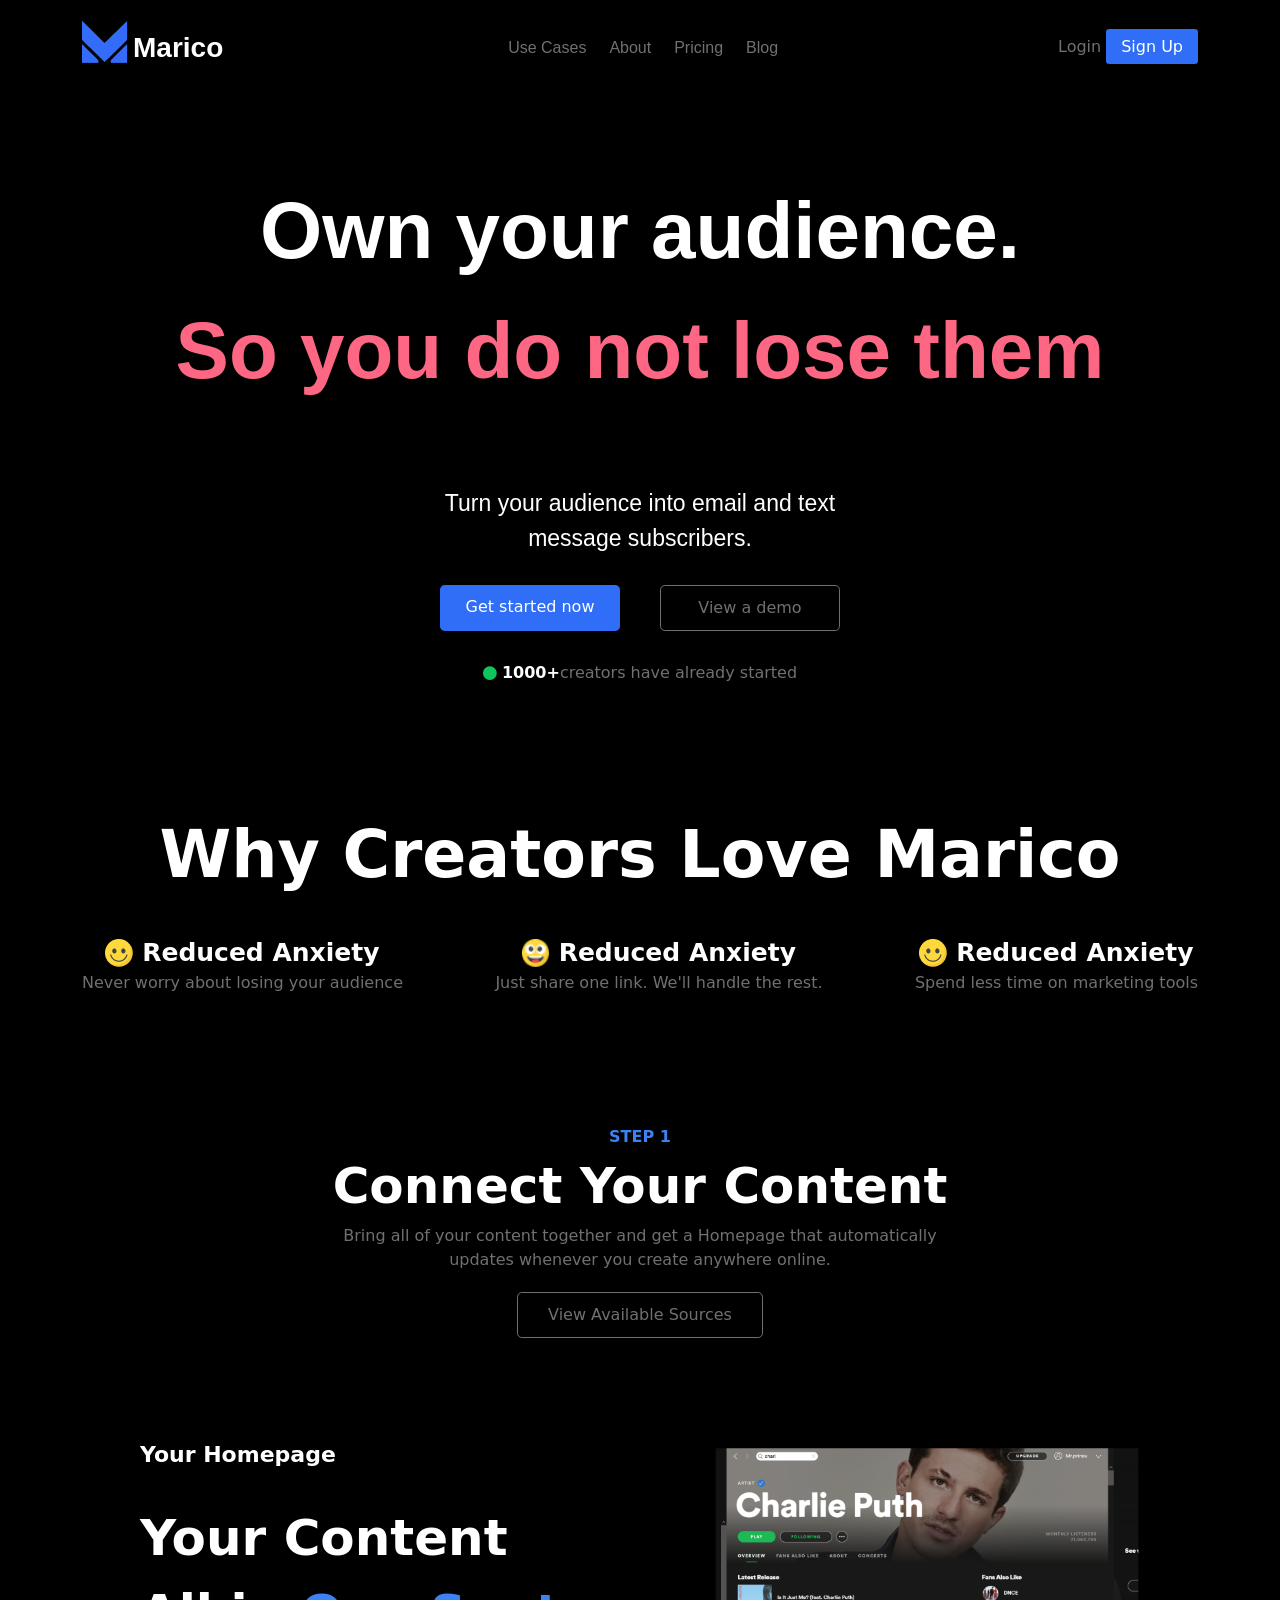
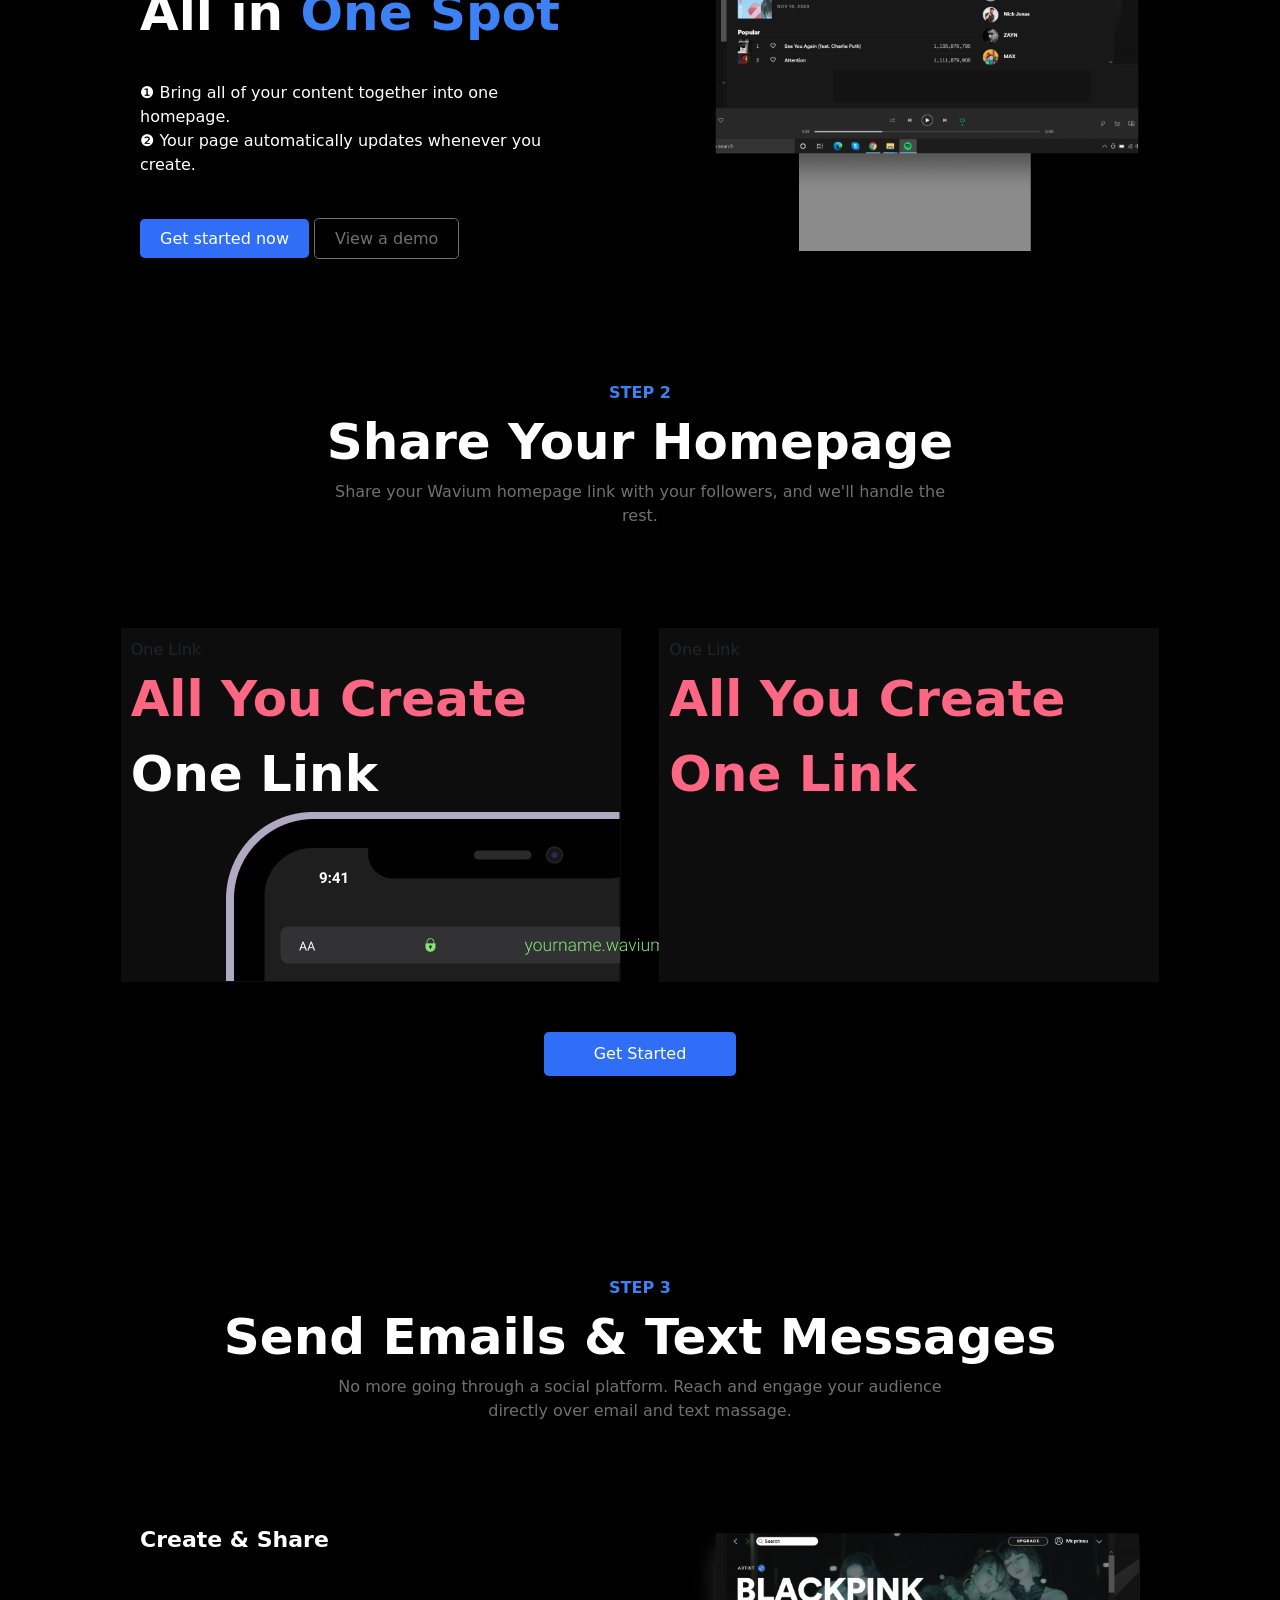
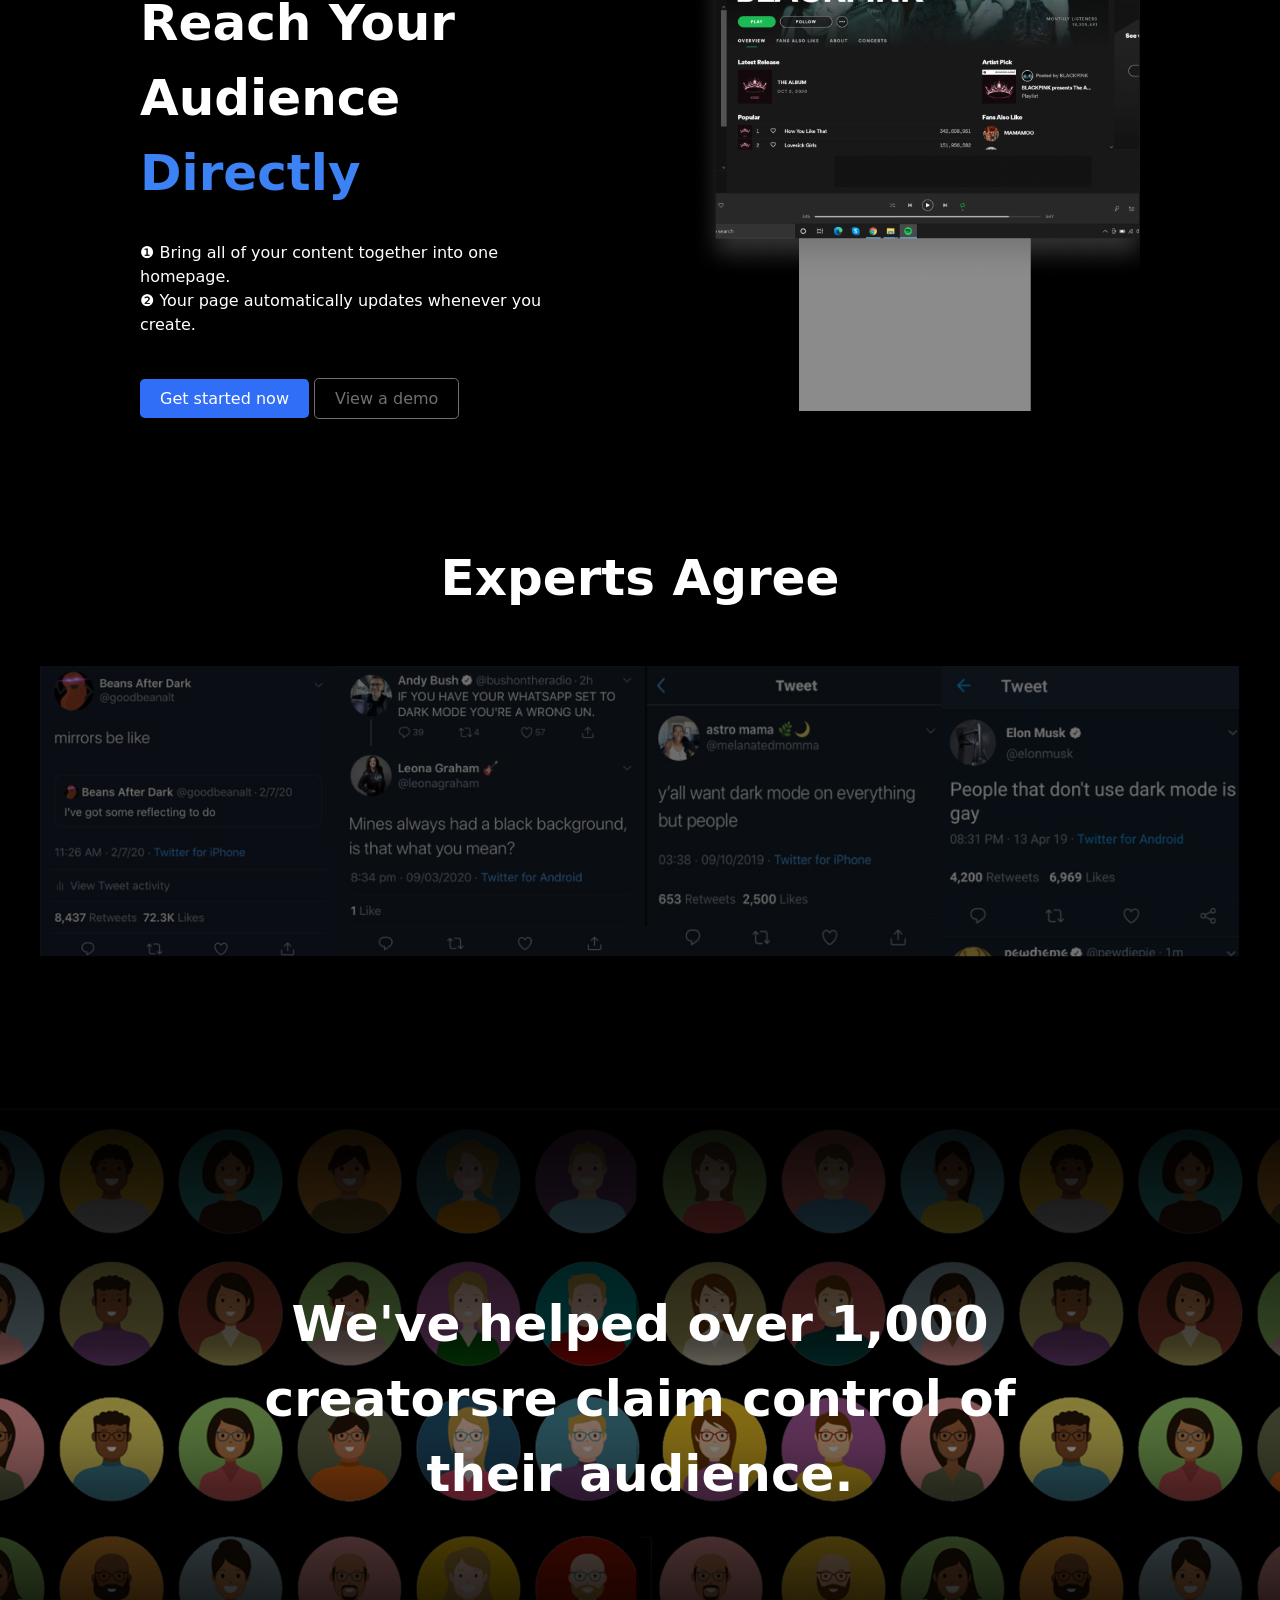
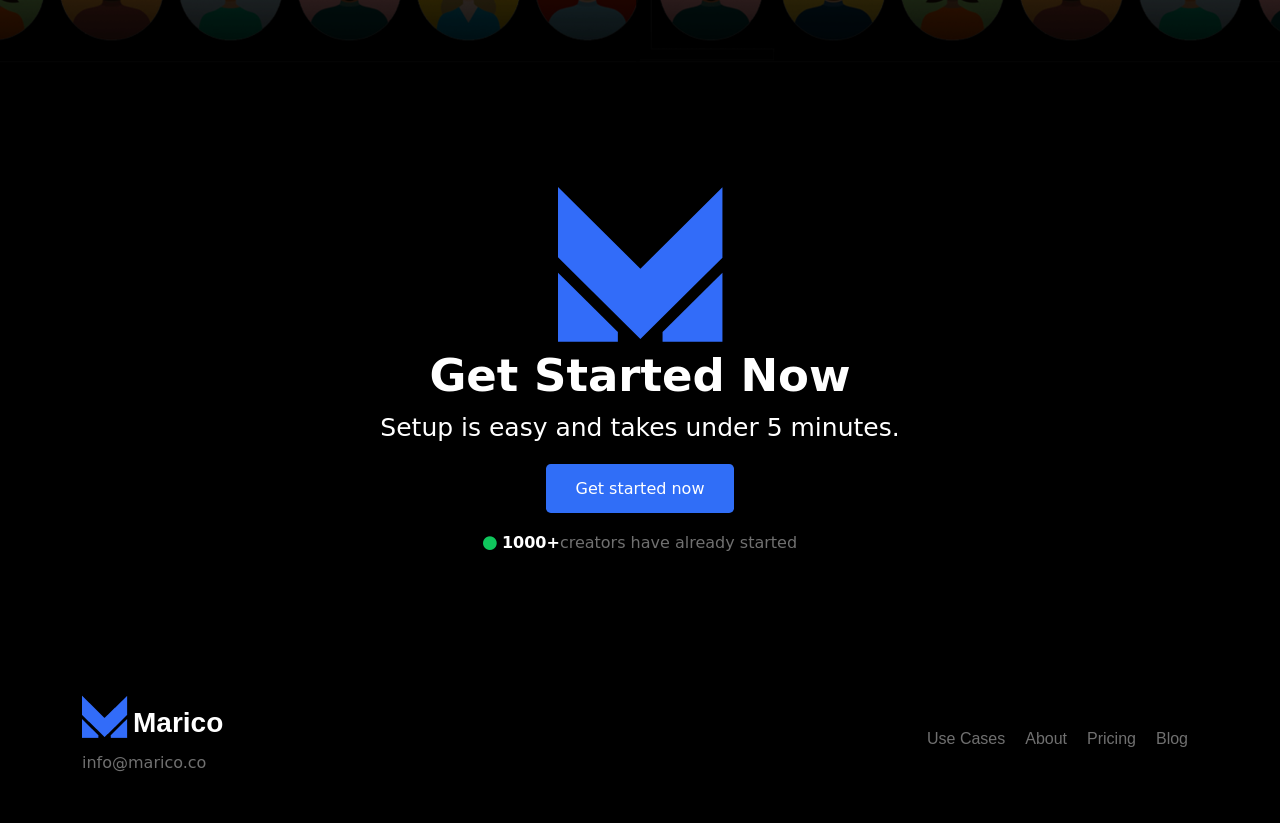
<file: index.html>
<!DOCTYPE html>
<html lang="en">
<head>
    <meta charset="UTF-8">
    <title>Marico</title>
    <link rel="stylesheet" href="font-awesome-4.7.0/css/font-awesome.min.css">
    <link href="https://cdn.jsdelivr.net/npm/bootstrap@5.1.3/dist/css/bootstrap.min.css" rel="stylesheet" integrity="sha383-1BmE3kWBq78iYhFldvKuhfTAU6auU8tT93WrHftjDbrCEXSU1oBoqyl2QvZ6jIW3" crossorigin="anonymous">
    <link rel="stylesheet" href="css/style.css">
    <link rel="stylesheet" href="css/media.css">
</head>
<body>
    <div class="wrapper">
        <header>
            <div class="container">
                <nav class="nav-menu">
                        <div class="company-logo">
                            <div class="logo"><img src="img/logo.png" alt="Marico"></div>
                            <div class="text-logo">Marico</div>
                        </div>
                        <div class="options">
                            <input type="checkbox" id="click">
                            <label for="click" class="navigation-panel">
                                <i class="fa fa-bars fa-3x" aria-hidden="true"></i>
                            </label>
                            <ul>
                                <li><a href="">Use Cases</a></li>
                                <li><a href="">About</a></li>
                                <li><a href="">Pricing</a></li>
                                <li><a href="">Blog</a></li>
                            </ul>
                        </div>
                    <div class="buttons-header">
                        <div class="button">
                            <a href="#">Login</a>
                        </div>
                        <div class="button reg">
                            <a href="#">Sign Up</a>
                        </div>
                    </div>
                </nav>
            </div>
        </header>
        <section>
            <div class="container">
                <div class="main-titles">
                    <div class="text-White">
                        Own your audience.
                    </div>
                    <div class="text-rgb">
                        So you do not lose them
                    </div>
                </div>
            </div>
        </section>
        <section>
            <div class="container">
                <div class="btn-content">
                    <div class="button-block">
                        <div class="title">
                            Turn your audience into email and
                            text message subscribers.
                        </div>
                        <div class="buttons">
                            <div class="button-group">
                                <a href="#" class="button b1">Get started now</a>
                                <a href="#" class="button b2">View a demo</a>
                            </div>
                        </div>
                        <div class="online-dot">
                            <div class="text">
                                <i class="fa fa-circle" aria-hidden="true"></i>
                                <b style="color: #FFFFFF">1000+</b>
                                <span style="color: #707070">creators have already started</span>
                            </div>
                        </div>
                    </div>
                </div>
            </div>
        </section>
        <section class="creators">
            <div class="container">
                <div class="heading-text">
                    Why Creators Love Marico
                </div>
                <div class="advantages-block">
                    <div class="block">
                        <div class="title">
                            <img src="img/Smile_emoji%20(2).png" alt="">
                            <span>Reduced Anxiety</span>
                        </div>
                        <div class="text">Never worry about losing your audience</div>
                    </div>
                    <div class="block">
                        <div class="title"><img src="img/Happy_emoji.png" alt=""> Reduced Anxiety</div>
                        <div class="text">Just share one link. We'll handle the rest.</div>
                    </div>
                    <div class="block">
                        <div class="title"><img src="img/Smile_emoji%20(1).png" alt=""> Reduced Anxiety</div>
                        <div class="text">Spend less time on marketing tools</div>
                    </div>
                </div>
            </div>
        </section>
        <section class="step" >
            <div class="container">
                <div class="step-1">
                    <div class="step-title">
                        step 1
                    </div>
                    <div class="heading-title">
                        Connect Your Content
                    </div>
                    <div class="text">
                        Bring all of your content together and get a Homepage that
                        automatically updates whenever you create anywhere online.
                    </div>
                    <button type="submit" name="button">
                        View Available Sources
                    </button>
                </div>
            </div>
        </section>
        <section class="homepage">
            <div class="container">
                <div class="text-content">
                    <div class="title-homepage">
                        Your Homepage
                    </div>
                    <div class="spot-content">
                        <div class="title">
                            Your Content 
                            All in <span>One Spot</span>
                        </div>
                        <ul class="spot-li">
                            <li>&#10102; Bring all of your content together into one homepage.</li>
                            <li>&#10103; Your page automatically updates whenever you create.</li>
                        </ul>
                    </div>
                    <div class="buttons">
                        <div class="button-group">
                            <a href="#" class="button b1">Get started now</a>
                            <a href="#" class="button b2">View a demo</a>
                        </div>
                    </div>
                </div>
                <div class="img-block">
                    <img class="pos-img" src="img/Image-4%20(1).png" alt="">
                    <img class="abs-img" src="img/Shape-66.png" alt="">
                </div>
            </div>
        </section>
        <section class="step" >
            <div class="container">
                <div class="step-1">
                    <div class="step-title">
                        step 2
                    </div>
                    <div class="heading-title">
                        Share Your Homepage
                    </div>
                    <div class="text">
                        Share your Wavium homepage link with your followers, and
                        we'll handle the rest.
                    </div>
                </div>
            </div>
        </section>
        <section class="one-link">
            <div class="container">
                <div class="content-link">
                    <div class="block">
                        <div class="title">
                            One Link
                        </div>
                        <div class="text">
                            <span style="color: #FE6783">All You Create</span> <br>
                            <span style="color: #FFFFFF">One Link</span>
                        </div>
                        <div class="photo">
                            <img src="img/Mobile%20(2).png" alt="">
                        </div>
                    </div>
                    <div class="block">
                        <div class="title">
                            One Link
                        </div>
                        <div class="text">
                            <span style="color: #FE6783">All You Create</span> <br>
                            <span style="color: #FE6783">One Link</span>
                        </div>
                    </div>
                </div>
                <a href="#">Get Started</a>
            </div>
        </section>
        <section class="step" >
            <div class="container">
                <div class="step-1">
                    <div class="step-title">
                        step 3
                    </div>
                    <div class="heading-title">
                        Send Emails & Text Messages
                    </div>
                    <div class="text">
                        No more going through a social platform. Reach and engage
                        your audience directly over email and text massage.
                    </div>
                </div>
            </div>
        </section>
        <section class="homepage">
            <div class="container">
                <div class="text-content">
                    <div class="title-homepage">
                        Create & Share
                    </div>
                    <div class="spot-content">
                        <div class="title">
                            Reach Your
                            Audience <span>Directly</span>
                        </div>
                        <ul class="spot-li">
                            <li>&#10102; Bring all of your content together into one homepage.</li>
                            <li>&#10103; Your page automatically updates whenever you create.</li>
                        </ul>
                    </div>
                    <div class="buttons">
                        <div class="button-group">
                            <a href="#" class="button b1">Get started now</a>
                            <a href="#" class="button b2">View a demo</a>
                        </div>
                    </div>
                </div>
                <div class="img-block">
                    <img class="pos-img" src="img/Image%20(1).png" alt="">
                    <img class="abs-img" src="img/Shape-66.png" alt="">
                </div>
            </div>
        </section>
        <section class="experts-agree">
            <div class="experts">
                <div class="text-heading">
                    Experts Agree
                </div>
                <img src="img/Image%20(2).png" alt=""></div>
        </section>
        <section class="audience">
            <div class="text-heading">
                We've helped over 1,000 creatorsre
                claim control of their audience.
            </div>
        </section>
        <section class="get-start">
            <div class="container">
                <div class="main-block">
                    <div class="logo">
                        <img src="img/Logo.svg" alt="">
                    </div>
                    <div class="text">
                        <div class="title">
                            Get Started Now
                        </div>
                        <div class="under-text">
                            Setup is easy and takes under 5 minutes.
                        </div>
                        <div class="buttons">
                            <div class="button-group">
                                <a href="#" class="button b1">Get started now</a>
                            </div>
                        </div>
                        <div class="online-dot">
                            <div class="text">
                                <i class="fa fa-circle" aria-hidden="true"></i>
                                <b style="color: #FFFFFF">1000+</b>
                                <span style="color: #707070">creators have already started</span>
                            </div>
                        </div>
                    </div>
                </div>
            </div>
        </section>
        <div class="footer-menu">
            <div class="container">
                <div class="logo-block">
                    <div class="inner-logo">
                        <div class="logo"><img src="img/logo.png" alt="Marico"></div>
                        <div class="text-logo">Marico</div>
                    </div>
                    <div class="email">
                        info@marico.co
                    </div>
                </div>
                <div class="options">
                    <nav class="header-nav">
                        <ul>
                            <li><a href="">Use Cases</a></li>
                            <li><a href="">About</a></li>
                            <li><a href="">Pricing</a></li>
                            <li><a href="">Blog</a></li>
                        </ul>
                    </nav>
                </div>
            </div>
        </div>
    </div>
</body>
</html>
</file>
<file: css/style.css>
*{
    padding: 0;
    margin: 0;
    box-sizing: border-box;
}
a{
    text-decoration: none;
}
ul{
    justify-content: space-between;
    margin: 0;
    padding: 0;
}
ul li{
    list-style-type: none;
}
.wrapper{
    background-color: #000000;
}
.fa-bars{
    color: #FFFFFF;
}
header{
    padding: 20px 0;
}
header .nav-menu{
    flex-flow: wrap;
    display: flex;
    justify-content: space-between;
}
header .options a:hover{
    color: purple;
}
.company-logo{
    display: flex;
}
.text-logo{
    margin: 0 5px 0;
    font-family: Poppins,sans-serif;
    font-size: 28px;
    font-weight: 800;
    line-height: 56px;
    letter-spacing: 0;
    text-align: left;
    color: #FFFFFF;
}
.options a{
    font-family: Poppins,sans-serif;
    font-size: 16px;
    font-weight: 500;
    letter-spacing: 0;
    text-align: left;
    line-height: 3.5;
}
header .options a,.button a{
     color: #707070;;
}
header ul{
    display: flex;
    width: 270px;
    margin: 0 auto;
}
header .options a{
    transition: all 0.3s ease;
}

header .navigation-panel{
    cursor: pointer;
    display: none;
}
input[type="checkbox"]{
    display: none;
}
.buttons-header a:hover{
    color: purple;
}
.header-nav ul{
    flex-wrap: wrap;
    list-style: none;
    display: flex;
}
.buttons-header{
    justify-content: space-between;
    width: 140px;
    display: flex;
    line-height: 3.4;
}
.reg a{
    color: #FFFFFF;
    border-radius: 0.2rem;
    padding: 8px 15px;
    background-color: #306EF7 ;
}
.reg a:hover{
    color: #FFFFFF;
    background-color: #707070;
    transition: 0.4s;
}

.main-titles{
    font-size: 80px;
    margin: 75px 0;
}
.main-titles{
    text-align: center;
    font-family: Poppins,sans-serif;
    font-weight: 700;
}
.text-White{
    color: #FFFFFF;
}
.text-rgb{
    color: #FE6783;
}

.btn-content{

}
.button-block{
    margin: 0 auto;
    text-align: center;
    width: 400px;
    height: 200px;
}
.button-block .title{
    font-family: Poppins,sans-serif;
    font-size: 23px;
    color: #FFFFFF;
}
.btn-content .buttons{
    margin: 30px 0;
}
.button-block .buttons .button-group{
    display: flex;
    justify-content: space-between;
}
 .buttons .button{
    padding: 12px 0;
    width: 180px;
    border-radius: 0.2rem;
}
 .online-dot .text{
     display: flex;
 }
 .fa-circle{
     line-height: inherit;
     color: #0FC65C;
     margin-right: 5px;
 }
.b1{
    background-color: #306EF7;
    color: #FFFFFF;
}
.b2{
    color: #707070;
    border: 1px solid #707070;
}
.creators{
    margin: 120px 0 0;
    padding: 0 0 30px;
}
.heading-text, .advantages-block .title{
    font-weight: 600;
    color: #FFFFFF;
}
.heading-text{
    text-align: center;
    width: 100%;
    font-size: 65px;
}
.advantages-block{
    padding: 30px 0 0;
    display: flex;
    justify-content: space-between;
}
.advantages-block .title{
    font-size: 25px;
}
.advantages-block .text{
    font-size: 16px;
    color: #707070;
}
.advantages-block .block{
    text-align: center;
    color: #FFFFFF;
}
.advantages-block img{
    width: 28px;
    height: 29px;

}

.step{
    text-align: center;
    padding: 100px;
}
.step-title{
    text-transform: uppercase;
    color:  #3D82F2;
    font-size: 16px;
    font-weight: 600;
}
.heading-title{
    color: #FFFFFF;
    font-size: 50px;
    font-weight: 600;
}
.step .text{
    word-break: break-word;
    margin: 0 auto;
    width: 650px;
    font-size: 16px;
    color: #707070;
}
.step button{
    margin: 20px 0 0;
    background: inherit;
    border: 1px solid;
    color: #707070;
    padding: 10px 30px;
    border-radius: 0.3rem;
}
.step button:hover{
    color: #FFFFFF;
    background-color: #707070;
    transition: 0.5s;
}

.homepage{
    padding: 0 0 30px;
}
.homepage .container{
    padding: 0 70px;
    display: flex;
    justify-content: space-between;
}
.homepage .text-content{
    width: 45%;
}
.homepage .img-block{
    width: 45%;
    position: relative;
}
.homepage .pos-img{
    width: 100%;
    position: relative;
    z-index: 3;
}
.homepage .abs-img{
    position: absolute;
    z-index: 0;
    bottom: 0;
    left: calc(50% - 116px);
}
.button-group .button{
    padding: 10px 20px;
    border-radius: 0.3rem;
}
.homepage .title-homepage{
    color: #FFFFFF;
    font-size: 22px;
    font-weight: 600;
}
.homepage .spot-content{
    margin: 30px 0 50px;
}
.homepage .spot-content .title{
    font-size: 50px;
    font-weight: 600;
    color: #FFFFFF;
}
.homepage .spot-li{
    margin: 30px 0 ;
    font-size: 16px;
    color: #FFFFFF;
}
.spot-content span{
    color: #3C82F4;
}
.one-link{
    padding: 0 0 50px;
}
.one-link .content-link{
    display: flex;
    justify-content: space-evenly;
}
.one-link .block{
    position: relative;
    padding: 10px 10px 0;
    width: 500px;
    height: 354px;
    background-color: #0D0D0D;
}
.one-link .block .text{
    font-size: 50px;
    font-weight: 600;
}
.one-link img{
    left: 21%;
    position: absolute;
    max-width: 100%;
    object-fit: cover;
}
.one-link a{
    border-radius: 0.3rem;
    display: block;
    color: #FFFFFF;
    background-color: #306EF7;
    width: fit-content;
    padding: 10px 50px;
    margin: 50px auto;
}

.experts-agree{
    margin: 50px 0;
}
.text-heading{
    font-weight: 600;
    padding: 20px 0 0;
    color: #FFFFFF;
    text-align: center;
    font-size: 50px;
}
.experts{
    padding: 30px 40px;
}
.experts-agree img{
    margin: 50px 0;
    width: 100%;
    object-fit: cover;
}

.audience{
    position: relative;
    height: 600px;
    background: url("../img/Image (3).png");
}
.audience .text-heading{
    position: absolute;
    width: 800px;
    left: calc(50% - 400px);
    top: 30%;
}

.get-start{
    padding: 100px 0;
}
.logo{
    width: fit-content;
    margin: 0 auto;
}
.get-start .title{
    color: #FFFFFF;
    font-weight: 700;
    font-size: 45px;
    width: fit-content;
    margin: 0 auto;
}
.get-start .under-text{
    margin: 0 auto;
    width: fit-content;
    color: #FFFFFF;
    font-weight: 400;
    font-size: 25px;
}
.get-start .buttons{
    width: fit-content;
    margin: 30px auto;
}
.get-start .b1{
    padding: 15px 30px;
}
.online-dot {
    width: fit-content;
    margin: 0 auto;
}

.footer-menu{
    color: #707070;
    padding: 40px 0;
}
.footer-menu .container{
    justify-content: space-between;
    display: flex;
}
.footer-menu .logo-block{
    width: fit-content;
}
.footer-menu .inner-logo{
    width: fit-content;
    display: flex;
}
.footer-menu .logo,.text-logo{
    width: fit-content;
}
.footer-menu li{
    line-height: 5.5rem;
    margin: 0 10px;
}
.footer-menu a{
    color: #707070;
}
.footer-menu a:hover{
    color: #306EF7;
    text-decoration: underline white;
}


/* fonts */
@font-face {
    font-family: Poppins,'sans-serif';
    src: url("/fonts/Poppins-ExtraBold.ttf");
    src: url("/fonts/Poppins-Bold.ttf");
    src: url("/fonts/Poppins-Medium.ttf");
    src: url("/fonts/Poppins-SemiBold.ttf");
}
</file>
<file: css/media.css>
@media  screen and (max-width: 1000px) {
    .nav-menu{
        padding: 0 40px 0 50px;
    }
}
@media screen and (max-width: 995px){
    nav .navigation-panel{
        display: block;
    }
    #click:checked ~ .navigation-panel i:before{
        content: "\f00d";
    }
    header  nav ul{
        position: fixed;
        top: 80px;
        left: -100%;
        background: #0f0f10;
        height: 100vh;
        width: 100%;
        text-align: center;
        display: block;
        transition: all 0.3s ease;
    }
    #click:checked ~ ul{
        left: 0;
    }
    header nav ul li{
        width: 100%;
        margin: 20px 0;
    }
    header nav ul li a{
        width: 100%;
        margin-left: -100%;
        display: block;
        font-size: 20px;
        transition: 0.6s cubic-bezier(0.68, -0.55, 0.265, 1.55);
    }
    #click:checked ~ ul li a{
        width: fit-content;
        margin: 0 auto;
    }
     header nav ul li a:hover{
        background: none;
        color: #79dee8;
    }
    .main-titles .text-White,.text-rgb,.heading-text{
        font-size: xxx-large;
    }
    .spot-content .title .step-1 .heading-title,.homepage .spot-content .title{
        font-size: xx-large;
    }
    .homepage .container{
        flex-direction: column;
    }
     .homepage .img-block,.homepage .text-content{
        width: 100%;
        margin: 50px 0 0;
    }
     .homepage .text-content{
         text-align: center;
     }
    .one-link .block{
        width: 48%;
        height: 356px;
    }
    .one-link img{
        justify-content: space-between;
        width: 270px;
    }

    .advantages-block .block{
        width: 210px;
    }
    .advantages-block .title span,img{
        display: block;
    }
    .advantages-block .title{
        display: grid;
    }
    .advantages-block .title img{
        margin: 0 auto;
    }
}

@media screen and (max-width: 768px){
    .container{
        width: inherit;
        max-width: 100%;
    }
    .step .text{
        width: 90%;
    }
    .audience .text-heading{
        width: auto;
        margin: 0 30px;
    }
}

@media screen and (max-width: 695px){
    .heading-text{
        font-size: 45px;
    }
    .advantages-block{
        display: block;
    }
    .advantages-block .block{
        margin: 30px auto 0;
        width: auto;
    }
    .step{
        padding: 10px 0;
    }
    .one-link{
        padding: 0 0 20px;
    }
    .one-link .content-link{
        display: block;
    }
    .one-link .block{
        width: 65%;
        margin: 25px auto;
    }
    .experts-agree{
        margin: 0;
    }
    .audience{
        height: 250px;
    }
    .audience .text-heading{
        left: auto;
        font-size: 30px;
    }
    .get-start .under-text{
        text-align: center;
    }
}

@media screen and (max-width: 578px){
    .nav-menu{
        padding: 0 10px;
    }
    .main-titles .text-White,.text-rgb{
        font-size: 45px;
        margin: 35px 0;
    }
    .one-link .block{
        width: 85%;
    }
    .homepage .container{
        padding: 0 10px;
    }
    .heading-title{
        font-size: 40px;
    }
    .button-block{
        width: auto;
    }
    .button-block .buttons .button-group{
        display: block;
    }
    .button-group a{
        margin: 15px auto;
        display: block;
    }
    .experts{
        padding: 0;
    }
    .get-start{
        padding: 50px 0;
    }
    .get-start .title{
        font-size: 35px;
    }
    .get-start .logo img{
        width: 80px;
    }
    .footer-menu .logo-block{
        text-align: center;
        margin: 0 auto;
    }
    .footer-menu .container{
        display: block;
    }
}

@media screen and (max-width: 400px){
    .audience .text-heading{
        font-size: 22px;
    }
    .one-link img{
        width: 200px;
    }
    .footer-menu{
        padding: 10px 0;
    }
}
</file>
